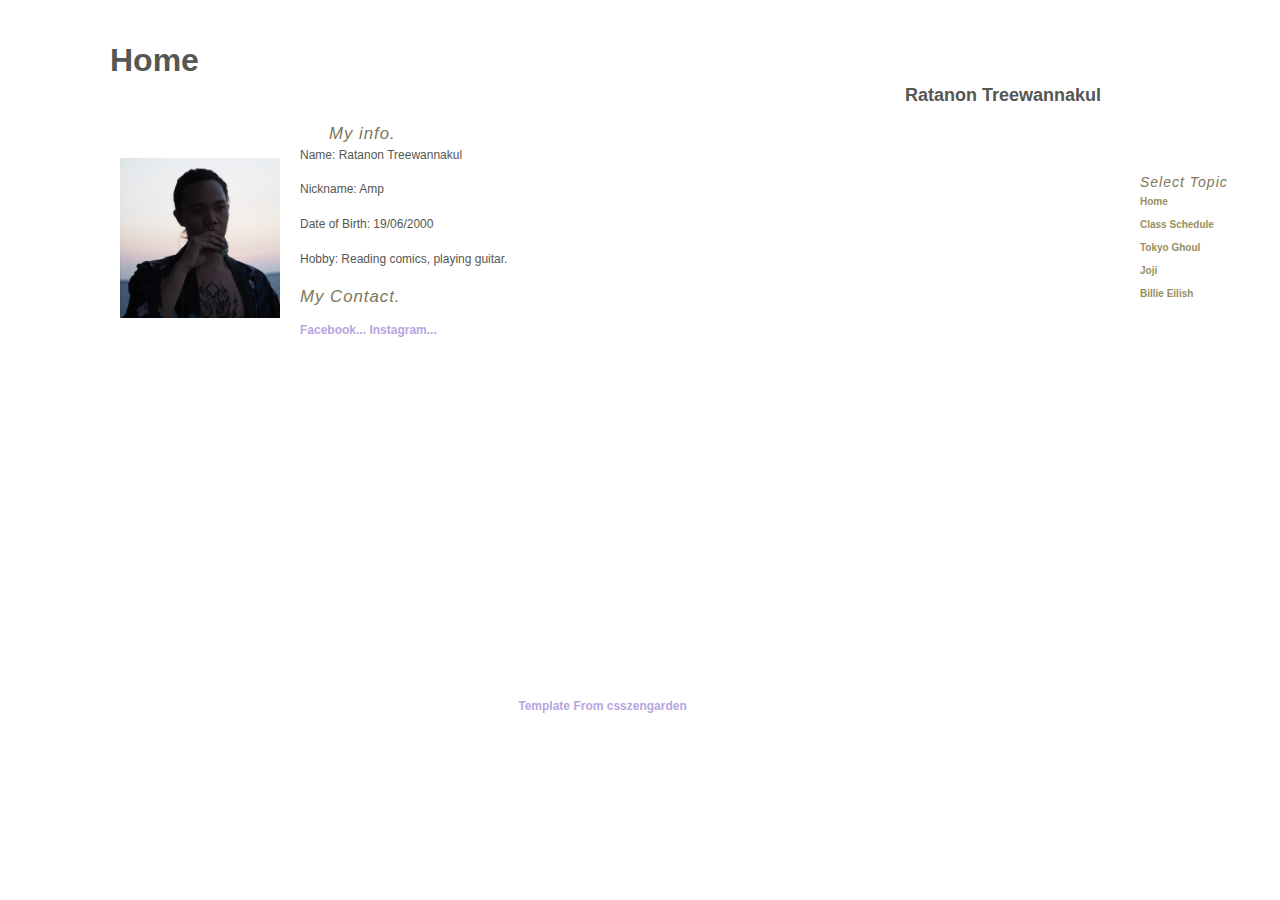
<file: index.html>
<!DOCTYPE html>
<html lang="en">
<head>
	<meta charset="utf-8">
	<title>Home Ratanon Treewannakul Web Tech work 3</title>

	<link rel="stylesheet" media="screen" href="style.css">

	<meta name="viewport" content="width=device-width, initial-scale=1.0">
	<meta name="description" content="This is Ratanon Treewannakul web technology work 3.">
	<meta name="robots" content="all">


</head>



<body>
<div class="page-wrapper">

	<section class="intro" id="zen-intro">
		<header role="banner">
			<h1>Home</h1>
			<h2>Ratanon Treewannakul</h2>
		</header>
		
		<div class="summary">
			<img src="profile.jpg" alt="Poster" style="width:160px;">

			</div>

			

	</section>

	<div class="main supporting" id="zen-supporting" role="main">
		<div class="explanation" id="zen-explanation" role="article" ">
			<h3>My info.</h3>
			<p>Name: Ratanon Treewannakul</p>
			<p>Nickname: Amp</p>
			<p>Date of Birth: 19/06/2000</p>
			<p>Hobby: Reading comics, playing guitar.</p>
			<h3>My Contact.</h3>
			<p></p>
			<a href="https://www.facebook.com/267Dest/">Facebook...</a>	
			<a href="https://www.instagram.com/267amp/">Instagram...</a>			
			</div>

			
			<div style="height: 353px;"></div>

		<footer>
			
			<a href="http://www.csszengarden.com/" title="Reference from csszengarden">Template From csszengarden</a>
		</footer>

	</div>

	

	<aside class="sidebar" role="complementary">
		<div class="wrapper">

			<div class="design-selection" id="design-selection">
				<h3>Select Topic</h3>
				<nav role="navigation">
					<ul>
					<li>
						<a href="/webtech3/">Home</a></li>
					<li>
						<a href="/webtech3/ClassSchedule/">Class Schedule</a></li>					<li>
						<a href="/webtech3/Favorite1/">Tokyo Ghoul</a></li>					<li>
						<a href="/webtech3/Favorite2/">Joji</a></li>					<li>
						<a href="/webtech3/Favorite3/">Billie Eilish</a></li>	</ul>
				</nav>
			</div>

			
		</div>
	</aside>


</div>


<div class="extra1" role="presentation"></div><div class="extra2" role="presentation"></div><div class="extra3" role="presentation"></div>
<div class="extra4" role="presentation"></div><div class="extra5" role="presentation"></div><div class="extra6" role="presentation"></div>

</body>


</html>
</file>
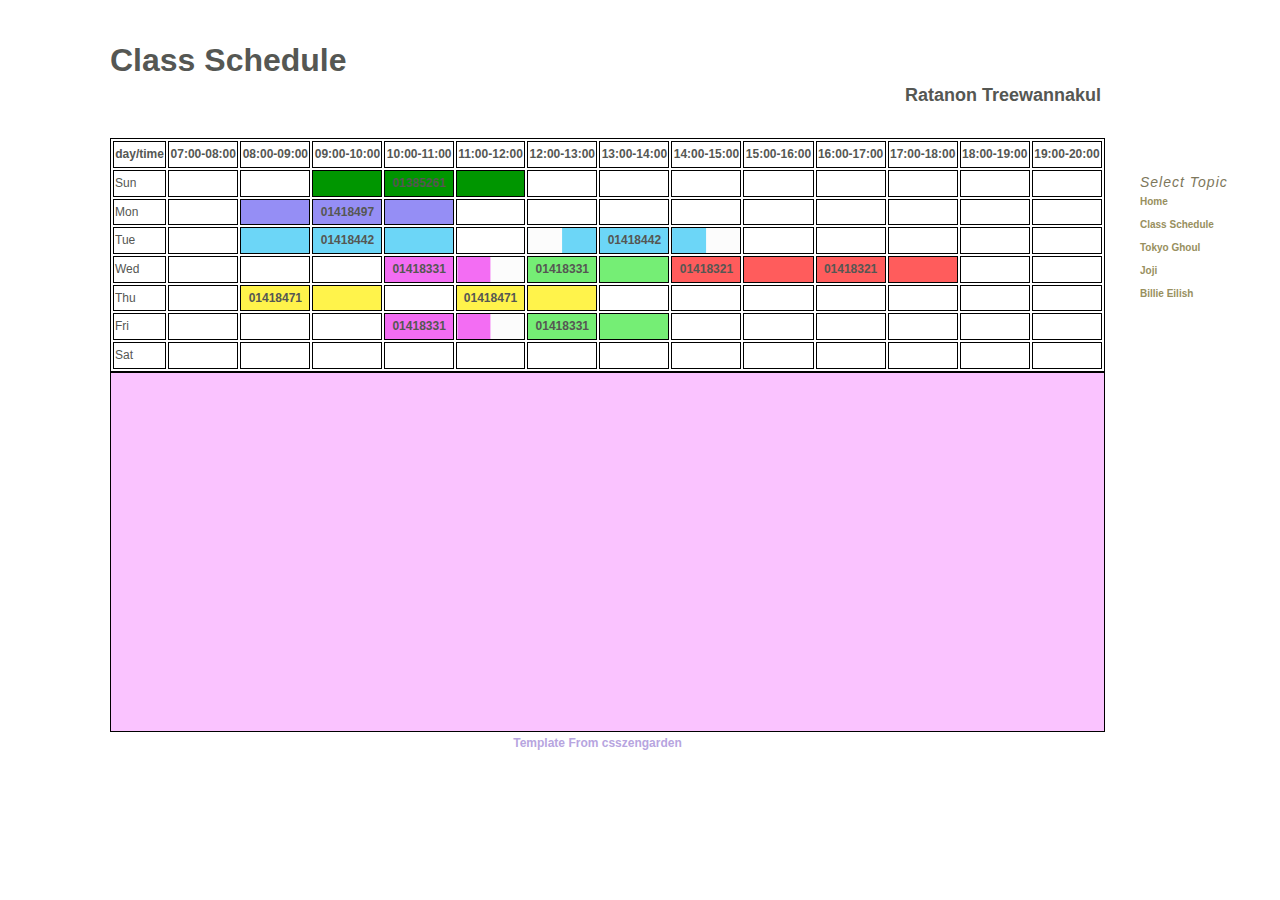
<file: ClassSchedule/index.html>
<!DOCTYPE html>
<html lang="en">
<head>
	<meta charset="utf-8">
	<title>Class Schedule</title>

	<link rel="stylesheet" media="screen" href="../style.css">

	<meta name="viewport" content="width=device-width, initial-scale=1.0">
	<meta name="author" content="Dave Shea">
	<meta name="description" content="A demonstration of what can be accomplished visually through CSS-based design.">
	<meta name="robots" content="all">


	<!--[if lt IE 9]>
	<script src="script/html5shiv.js"></script>
	<![endif]-->
</head>






<body onclick="Clicked(event)">
<div class="page-wrapper">

	<section class="intro" id="zen-intro">
		<header role="banner">
			<h1>Class Schedule</h1>
			<h2>Ratanon Treewannakul</h2>
		</header>

		<table style="width:100%">
			<tr>
			  <th>day/time</th>
			  <th>07:00-08:00</th>
			  <th>08:00-09:00</th>
			  <th>09:00-10:00</th>
			  <th>10:00-11:00</th>
			  <th>11:00-12:00</th>
			  <th>12:00-13:00</th>
			  <th>13:00-14:00</th>
			  <th>14:00-15:00</th>
			  <th>15:00-16:00</th>
			  <th>16:00-17:00</th>
			  <th>17:00-18:00</th>
			  <th>18:00-19:00</th>
			  <th>19:00-20:00</th>
			</tr>
			<tr>
			  <td id="sun">Sun</td>
			  <th></th>
			  <th></th>
			  <th id="NTM" style='background-color: rgba(0, 150, 0, 1);'></th>
			  <th id="NTM" style='background-color: rgba(0, 150, 0, 1);'>01385261</th>
			  <th id="NTM" style='background-color: rgba(0, 150, 0, 1);'></th>
			  <th></th>
			  <th></th>
			  <th></th>
			  <th></th>
			  <th></th>
			  <th></th>
			  <th></th>
			  <th></th>
			</tr>
			<tr>
			  <td id="mon">Mon</td>
			  <th></th>
			  <th id="SEM" style='background-color: rgb(149, 142, 245)';></th>
			  <th id="SEM" style='background-color: rgb(149, 142, 245)';>01418497</th>
			  <th id="SEM" style='background-color: rgb(149, 142, 245)';></th>
			  <th></th>
			  <th></th>
			  <th></th>
			  <th></th>
			  <th></th>
			  <th></th>
			  <th></th>
			  <th></th>
			  <th></th>
			</tr>
			<tr>
				<td id="tue">Tue</td>
				<th></th>
			  <th id="WT" style='background-color:rgb(108, 214, 247)'></th>
			  <th id="WT" style='background-color:rgb(108, 214, 247)'>01418442</th>
			  <th id="WT" style='background-color:rgb(108, 214, 247)'></th>
			  <th></th>
			  <th id="WT" class="WTback"></th>
			  <th id="WT" style='background-color:rgb(108, 214, 247)'>01418442</th>
			  <th id="WT" class="WTfront"></th>
			  <th></th>
			  <th></th>
			  <th></th>
			  <th></th>
			  <th></th>
			  </tr>
			  <tr>
				<td id="wed">Wed</td>
				<th></th>
			  <th></th>
			  <th></th>
			  <th id="IP" style='background-color:rgb(243, 109, 243)'>01418331</th>
			  <th id="IP" class="IPback"></th>
			  <th id="OS" style='background-color:rgb(117, 238, 117)'>01418331</th>
			  <th id="OS" style='background-color:rgb(117, 238, 117)'></th>
			  <th id="SA" style='background-color:rgb(255, 92, 92)'>01418321</th>
			  <th id="SA" style='background-color:rgb(255, 92, 92)'></th>
			  <th id="SA" style='background-color:rgb(255, 92, 92)'>01418321</th>
			  <th id="SA" style='background-color:rgb(255, 92, 92)'></th>
			  <th></th>
			  <th></th>
			  </tr>
			  <tr>
				<td id="thu">Thu</td>
				<th></th>
			  <th id="SE" style="background-color: rgb(255, 243, 75);">01418471</th>
			  <th id="SE" style="background-color: rgb(255, 243, 75);"></th>
			  <th></th>
			  <th id="SE" style="background-color: rgb(255, 243, 75);">01418471</th>
			  <th id="SE" style="background-color: rgb(255, 243, 75);"></th>
			  <th ></th>
			  <th></th>
			  <th></th>
			  <th></th>
			  <th></th>
			  <th></th>
			  <th></th>
			  </tr>
			  <tr>
				<td id="fri">Fri</td>
				<th></th>
			  <th></th>
			  <th></th>
			  <th id="IP" style='background-color:rgb(243, 109, 243)'>01418331</th>
			  <th id="IP" class="IPback"></th>
			  <th id="OS" style='background-color:rgb(117, 238, 117)'>01418331</th>
			  <th id="OS" style='background-color:rgb(117, 238, 117)'></th>
			  <th></th>
			  <th></th>
			  <th></th>
			  <th></th>
			  <th></th>
			  <th></th>
			  </tr>
			  <tr>
				<td id="sat">Sat</td>
				<th></th>
			  <th></th>
			  <th></th>
			  <th></th>
			  <th></th>
			  <th></th>
			  <th></th>
			  <th></th>
			  <th></th>
			  <th></th>
			  <th></th>
			  <th></th>
			  <th></th>
			  </tr>
		  </table>

		  <div style="border: 1px solid black;background-color: rgb(250, 195, 255);">
		  <p  id="info" style="font-size: large;height: 340px;"></p>
		</div>

		  <script>
			function Clicked(event) { 
			  var x = event.target.id;
				if (x=="sun"){ document.getElementById("info").innerHTML =  "Sunday<br>-Northern Thai Folk Music [01385261] Lecture: 09:00-12:00";}
				else if (x=="mon"){ document.getElementById("info").innerHTML =  "Monday<br>-Seminar [01418497] Lecture: 8:00-11:00";}
				else if (x=="tue"){ document.getElementById("info").innerHTML =  "Tuesday<br>-Web Technology and Web Services [01418442] Lecture: 09:00-12:00  Lab: 12:30-14:30";}
				else if (x=="wed"){ document.getElementById("info").innerHTML =  "Wednesday<br>-Intellectual Properties and Professional Ethics [01418341]  Lecture: 10:00-11:30<br>-Operating Systems [01418331] Lecture: 12:00-14:00<br>-System Analysis and Design [01418321] Lecture: 14:00-16:00  Lab: 16:00-18:00";}
				else if (x=="thu"){ document.getElementById("info").innerHTML =  "Thursday<br>-Introduction to Software Engineering [01418471]  Lecture: 08:00-10:00  Lab: 11:00-13:00";}
				else if (x=="fri"){ document.getElementById("info").innerHTML =  "Friday<br>-Intellectual Properties and Professional Ethics [01418341]  Lecture: 10:00-11:30<br>-Operating Systems [01418331] Lecture: 12:00-14:00";}
				else if(x=="NTM"){ document.getElementById("info").innerHTML =  "Northern Thai Folk Music<br>Course ID: 01385261-60<br>Lecture: Sunday 9:00-12:00<br>Lab: -<br>Room: Online<br>Teacher: พจี บำรุงสุข";}
				else if(x=="SEM"){ document.getElementById("info").innerHTML =  "Seminar<br>Course ID: 01418497-60<br>Lecture: Monday 08:00-11:00<br>Lab: -<br>Room: Online<br>Teacher: ชาคริต วัชโรภาส, ศิริกร จันทร์นวล";}
				else if(x=="WT"){ document.getElementById("info").innerHTML =  "Web Technology and Web Services<br>Course ID: -60<br>Lecture: Tuesday 08:00-10:00 <br>Lab: Tuesday 12:30-14:30<br>Room: Online<br>Teacher: สุขุมาล กิติสิน";}
				else if(x=="IP"){ document.getElementById("info").innerHTML =  "Intellectual Properties and Professional Ethics<br>Course ID: 01418341-60<br>Lecture: Wednesday,Friday 10:00-11:30<br>Lab: -<br>Room: Online<br>Teacher: นวลวรรณ สุนทรภิษัช";}
				else if(x=="OS"){ document.getElementById("info").innerHTML =  "Operating Systems<br>Course ID: 01418331-60<br>Lecture: Wednesday,Friday 12:00-14:00<br>Lab: -<br>Room: Online<br>Teacher: ศิริกร จันทร์นวล";}
				else if(x=="SA"){ document.getElementById("info").innerHTML =  "System Analysis and Design<br>Course ID: 01418321-60<br>Lecture: Wednesday 14:00-16:00<br>Lab: Wednesday 16:00-18:00<br>Room: Mixed<br>Teacher: สมโชค เรืองอิทธินันท์";}
				else if(x=="SE"){ document.getElementById("info").innerHTML =  "Introduction to Software Engineering<br>Course ID: 01418471-60<br>Lecture: Thursday 08:00-10:00<br>Lab: Thursday 11:00-13:00<br>Room: Online<br>Teacher: อุษา สัมมาพันธ์";}
				else{document.getElementById("info").innerHTML = "";}


			  
			}
			</script>
		  

		<footer>
			<a href="http://www.csszengarden.com/" title="Reference from csszengarden">Template From csszengarden</a>
		</footer>

	</div>


	<aside class="sidebar" role="complementary">
		<div class="wrapper">

			<div class="design-selection" id="design-selection">
				<h3>Select Topic</h3>
				<nav role="navigation">
					<ul>
					<li>
						<a href="/webtech3/">Home</a></li>
					<li>
						<a href="/webtech3/ClassSchedule/">Class Schedule</a></li>					<li>
						<a href="/webtech3/Favorite1/">Tokyo Ghoul</a></li>					<li>
						<a href="/webtech3/Favorite2/">Joji</a></li>					<li>
						<a href="/webtech3/Favorite3/">Billie Eilish</a></li>	</ul>
				</nav>
			</div>

			
		</div>
	</aside>


</div>


<div class="extra1" role="presentation"></div><div class="extra2" role="presentation"></div><div class="extra3" role="presentation"></div>
<div class="extra4" role="presentation"></div><div class="extra5" role="presentation"></div><div class="extra6" role="presentation"></div>




</body>


</html>
</file>
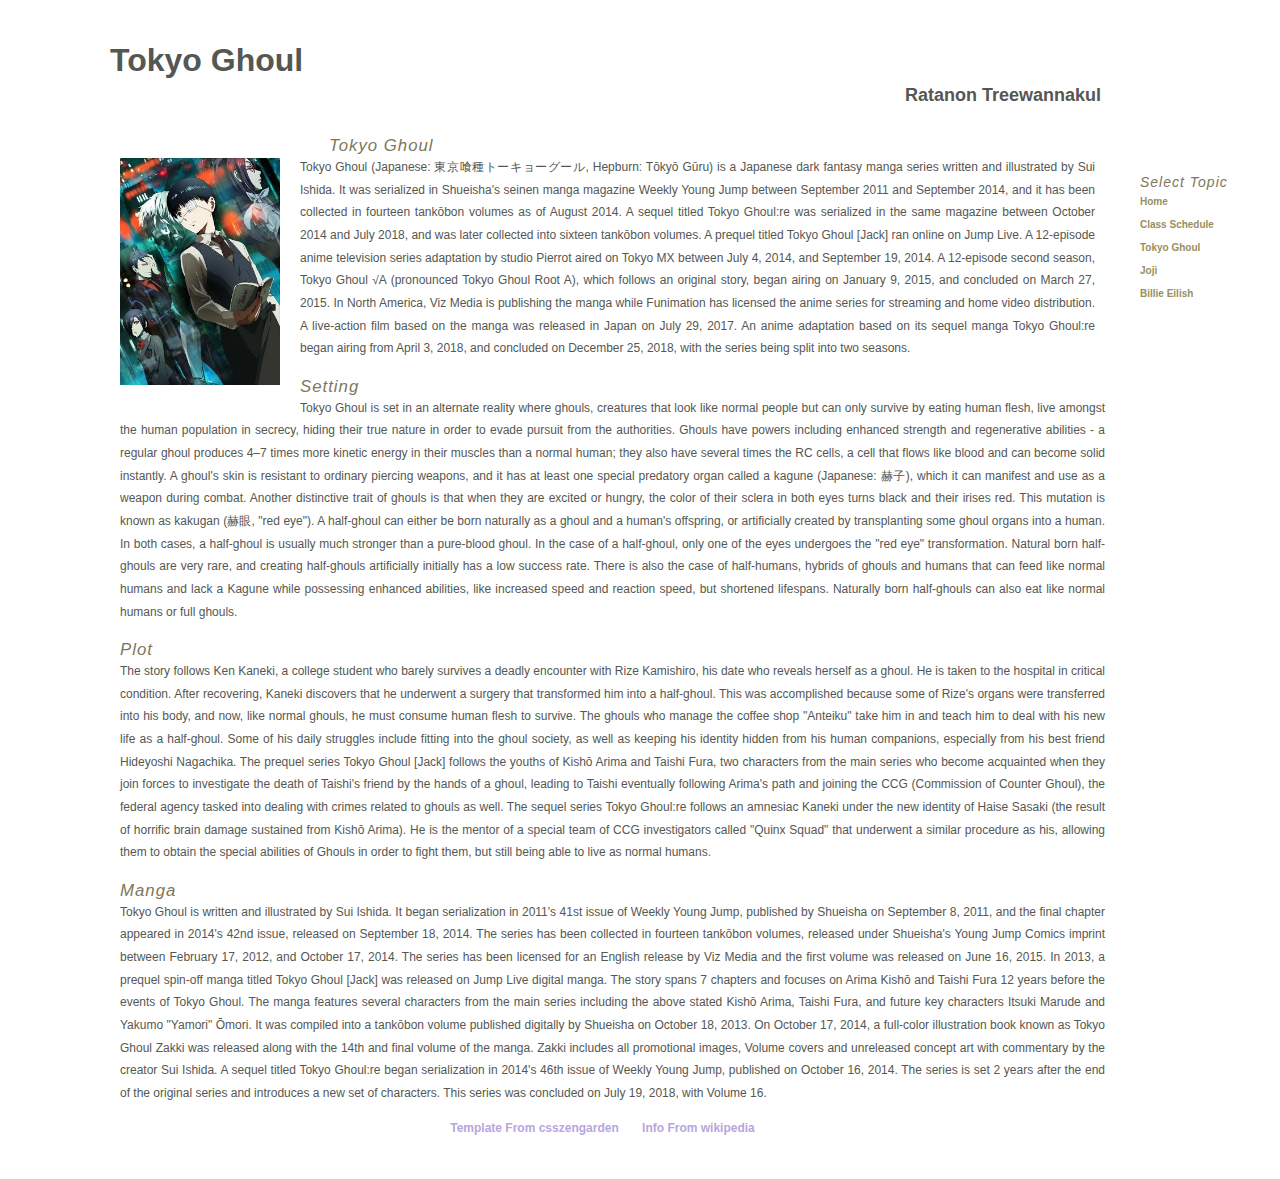
<file: Favorite1/index.html>
<!DOCTYPE html>
<html lang="en">
<head>
	<meta charset="utf-8">
	<title>Tokyo Ghoul</title>

	<link rel="stylesheet" media="screen" href="../style.css">

	<meta name="viewport" content="width=device-width, initial-scale=1.0">
	<meta name="robots" content="all">



</head>


<body>
<div class="page-wrapper">

	<section class="intro" id="zen-intro">
		<header role="banner">
			<h1>Tokyo Ghoul</h1>
			<h2>Ratanon Treewannakul</h2>
		</header>

		<div class="summary">
			<img src="tgf.jpg" alt="Poster" style="width:160px;">

			</div>

		<div class="preamble" id="zen-preamble" role="article">
			<h3>Tokyo Ghoul</h3>
			<p>Tokyo Ghoul (Japanese: 東京喰種トーキョーグール, Hepburn: Tōkyō Gūru) is a Japanese dark fantasy manga series written and illustrated by Sui Ishida. It was serialized in Shueisha's seinen manga magazine Weekly Young Jump between September 2011 and September 2014, and it has been collected in fourteen tankōbon volumes as of August 2014. A sequel titled Tokyo Ghoul:re was serialized in the same magazine between October 2014 and July 2018, and was later collected into sixteen tankōbon volumes. A prequel titled Tokyo Ghoul [Jack] ran online on Jump Live.

				A 12-episode anime television series adaptation by studio Pierrot aired on Tokyo MX between July 4, 2014, and September 19, 2014. A 12-episode second season, Tokyo Ghoul √A (pronounced Tokyo Ghoul Root A), which follows an original story, began airing on January 9, 2015, and concluded on March 27, 2015. In North America, Viz Media is publishing the manga while Funimation has licensed the anime series for streaming and home video distribution.
				
				A live-action film based on the manga was released in Japan on July 29, 2017. An anime adaptation based on its sequel manga Tokyo Ghoul:re began airing from April 3, 2018, and concluded on December 25, 2018, with the series being split into two seasons.</p>
			</div>
	</section>

	<div class="main supporting" id="zen-supporting" role="main">
		<div class="explanation" id="zen-explanation" role="article">
			<h3>Setting</h3>
			<p>Tokyo Ghoul is set in an alternate reality where ghouls, creatures that look like normal people but can only survive by eating human flesh, live amongst the human population in secrecy, hiding their true nature in order to evade pursuit from the authorities. Ghouls have powers including enhanced strength and regenerative abilities - a regular ghoul produces 4–7 times more kinetic energy in their muscles than a normal human; they also have several times the RC cells, a cell that flows like blood and can become solid instantly. A ghoul's skin is resistant to ordinary piercing weapons, and it has at least one special predatory organ called a kagune (Japanese: 赫子), which it can manifest and use as a weapon during combat. Another distinctive trait of ghouls is that when they are excited or hungry, the color of their sclera in both eyes turns black and their irises red. This mutation is known as kakugan (赫眼, "red eye").

				A half-ghoul can either be born naturally as a ghoul and a human's offspring, or artificially created by transplanting some ghoul organs into a human. In both cases, a half-ghoul is usually much stronger than a pure-blood ghoul. In the case of a half-ghoul, only one of the eyes undergoes the "red eye" transformation. Natural born half-ghouls are very rare, and creating half-ghouls artificially initially has a low success rate.
				
				There is also the case of half-humans, hybrids of ghouls and humans that can feed like normal humans and lack a Kagune while possessing enhanced abilities, like increased speed and reaction speed, but shortened lifespans. Naturally born half-ghouls can also eat like normal humans or full ghouls.</p>

			</div>

		<div class="participation" id="zen-participation" role="article">
			<h3>Plot</h3>
			<p>The story follows Ken Kaneki, a college student who barely survives a deadly encounter with Rize Kamishiro, his date who reveals herself as a ghoul. He is taken to the hospital in critical condition. After recovering, Kaneki discovers that he underwent a surgery that transformed him into a half-ghoul. This was accomplished because some of Rize's organs were transferred into his body, and now, like normal ghouls, he must consume human flesh to survive. The ghouls who manage the coffee shop "Anteiku" take him in and teach him to deal with his new life as a half-ghoul. Some of his daily struggles include fitting into the ghoul society, as well as keeping his identity hidden from his human companions, especially from his best friend Hideyoshi Nagachika.

				The prequel series Tokyo Ghoul [Jack] follows the youths of Kishō Arima and Taishi Fura, two characters from the main series who become acquainted when they join forces to investigate the death of Taishi's friend by the hands of a ghoul, leading to Taishi eventually following Arima's path and joining the CCG (Commission of Counter Ghoul), the federal agency tasked into dealing with crimes related to ghouls as well.
				
				The sequel series Tokyo Ghoul:re follows an amnesiac Kaneki under the new identity of Haise Sasaki (the result of horrific brain damage sustained from Kishō Arima). He is the mentor of a special team of CCG investigators called "Quinx Squad" that underwent a similar procedure as his, allowing them to obtain the special abilities of Ghouls in order to fight them, but still being able to live as normal humans.
			</p>
			</div>

		<div class="benefits" id="zen-benefits" role="article">
			<h3>Manga</h3>
			<p>Tokyo Ghoul is written and illustrated by Sui Ishida. It began serialization in 2011's 41st issue of Weekly Young Jump, published by Shueisha on September 8, 2011, and the final chapter appeared in 2014's 42nd issue, released on September 18, 2014. The series has been collected in fourteen tankōbon volumes, released under Shueisha's Young Jump Comics imprint between February 17, 2012, and October 17, 2014. The series has been licensed for an English release by Viz Media and the first volume was released on June 16, 2015.

				In 2013, a prequel spin-off manga titled Tokyo Ghoul [Jack] was released on Jump Live digital manga. The story spans 7 chapters and focuses on Arima Kishō and Taishi Fura 12 years before the events of Tokyo Ghoul. The manga features several characters from the main series including the above stated Kishō Arima, Taishi Fura, and future key characters Itsuki Marude and Yakumo "Yamori" Ōmori. It was compiled into a tankōbon volume published digitally by Shueisha on October 18, 2013.
				
				On October 17, 2014, a full-color illustration book known as Tokyo Ghoul Zakki was released along with the 14th and final volume of the manga. Zakki includes all promotional images, Volume covers and unreleased concept art with commentary by the creator Sui Ishida.
				
				A sequel titled Tokyo Ghoul:re began serialization in 2014's 46th issue of Weekly Young Jump, published on October 16, 2014. The series is set 2 years after the end of the original series and introduces a new set of characters. This series was concluded on July 19, 2018, with Volume 16.
			</p>
			</div>


		<footer>
			<a href="http://www.csszengarden.com/" title="Reference from csszengarden">Template From csszengarden</a>
			<a href="https://en.wikipedia.org/wiki/Tokyo_Ghoul" title="Reference from wikipedia">Info From wikipedia</a>
		</footer>

	</div>


	<aside class="sidebar" role="complementary">
		<div class="wrapper">

			<div class="design-selection" id="design-selection">
				<h3>Select Topic</h3>
				<nav role="navigation">
					<ul>
					<li>
						<a href="/webtech3/">Home</a></li>
					<li>
						<a href="/webtech3/ClassSchedule/">Class Schedule</a></li>					<li>
						<a href="/webtech3/Favorite1/">Tokyo Ghoul</a></li>					<li>
						<a href="/webtech3/Favorite2/">Joji</a></li>					<li>
						<a href="/webtech3/Favorite3/">Billie Eilish</a></li>	</ul>
				</nav>
			</div>

			
		</div>
	</aside>


</div>


<div class="extra1" role="presentation"></div><div class="extra2" role="presentation"></div><div class="extra3" role="presentation"></div>
<div class="extra4" role="presentation"></div><div class="extra5" role="presentation"></div><div class="extra6" role="presentation"></div>

</body>


</html>
</file>
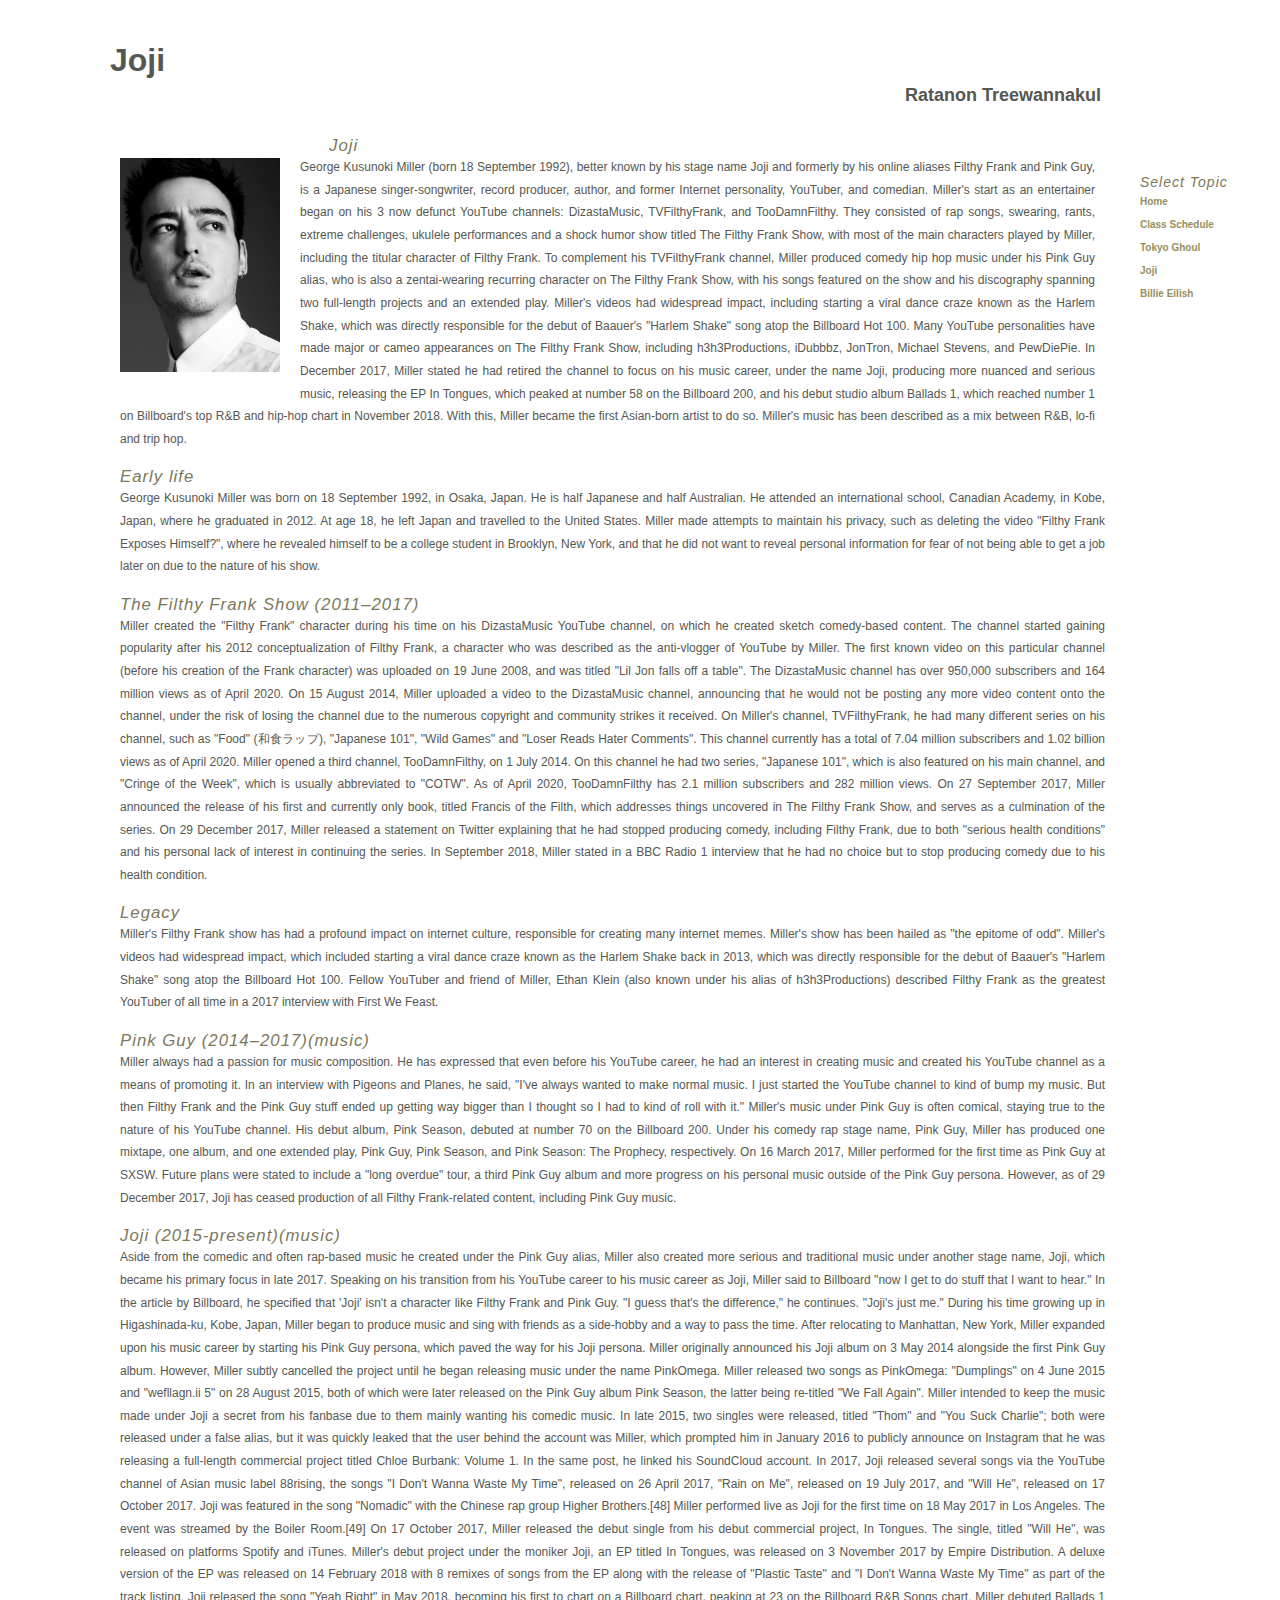
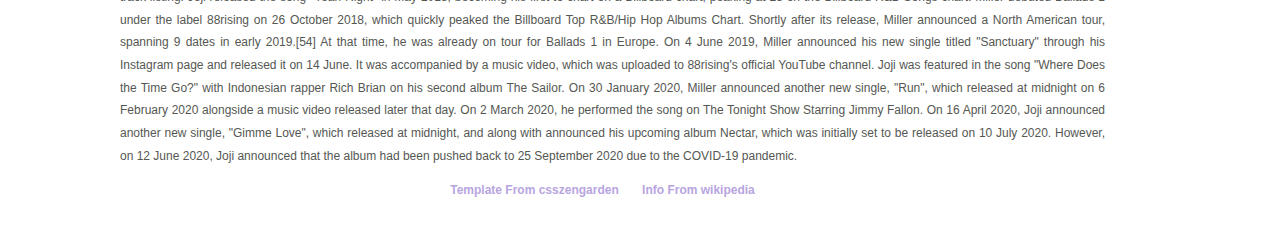
<file: Favorite2/index.html>
<!DOCTYPE html>
<html lang="en">
<head>
	<meta charset="utf-8">
	<title>Joji</title>

	<link rel="stylesheet" media="screen" href="../style.css">

	<meta name="viewport" content="width=device-width, initial-scale=1.0">
	<meta name="robots" content="all">



</head>


<body>
<div class="page-wrapper">

	<section class="intro" id="zen-intro">
		<header role="banner">
			<h1>Joji</h1>
			<h2>Ratanon Treewannakul</h2>
		</header>

		<div class="summary" >
			<img src="jojipic.jpg" alt="Poster" style="width:160px;">
			</div>

		<div class="preamble" id="zen-preamble" role="article">
			<h3>Joji</h3>
			<p>George Kusunoki Miller (born 18 September 1992), better known by his stage name Joji and formerly by his online aliases Filthy Frank and Pink Guy, is a Japanese singer-songwriter, record producer, author, and former Internet personality, YouTuber, and comedian.

				Miller's start as an entertainer began on his 3 now defunct YouTube channels: DizastaMusic, TVFilthyFrank, and TooDamnFilthy. They consisted of rap songs, swearing, rants, extreme challenges, ukulele performances and a shock humor show titled The Filthy Frank Show, with most of the main characters played by Miller, including the titular character of Filthy Frank. To complement his TVFilthyFrank channel, Miller produced comedy hip hop music under his Pink Guy alias, who is also a zentai-wearing recurring character on The Filthy Frank Show, with his songs featured on the show and his discography spanning two full-length projects and an extended play. Miller's videos had widespread impact, including starting a viral dance craze known as the Harlem Shake, which was directly responsible for the debut of Baauer's "Harlem Shake" song atop the Billboard Hot 100. Many YouTube personalities have made major or cameo appearances on The Filthy Frank Show, including h3h3Productions, iDubbbz, JonTron, Michael Stevens, and PewDiePie.
				
				In December 2017, Miller stated he had retired the channel to focus on his music career, under the name Joji, producing more nuanced and serious music, releasing the EP In Tongues, which peaked at number 58 on the Billboard 200, and his debut studio album Ballads 1, which reached number 1 on Billboard's top R&B and hip-hop chart in November 2018. With this, Miller became the first Asian-born artist to do so. Miller's music has been described as a mix between R&B, lo-fi and trip hop.

			</p></div>
	</section>

	<div class="main supporting" id="zen-supporting" role="main">
		<div class="explanation" id="zen-explanation" role="article">
			<h3>Early life</h3>
			<p>
				George Kusunoki Miller was born on 18 September 1992, in Osaka, Japan. He is half Japanese and half Australian. He attended an international school, Canadian Academy, in Kobe, Japan, where he graduated in 2012. At age 18, he left Japan and travelled to the United States.

Miller made attempts to maintain his privacy, such as deleting the video "Filthy Frank Exposes Himself?", where he revealed himself to be a college student in Brooklyn, New York, and that he did not want to reveal personal information for fear of not being able to get a job later on due to the nature of his show.
			</p></div>

		<div class="participation" id="zen-participation" role="article">
			<h3>The Filthy Frank Show (2011–2017)</h3>
			<p>
				Miller created the "Filthy Frank" character during his time on his DizastaMusic YouTube channel, on which he created sketch comedy-based content. The channel started gaining popularity after his 2012 conceptualization of Filthy Frank, a character who was described as the anti-vlogger of YouTube by Miller. The first known video on this particular channel (before his creation of the Frank character) was uploaded on 19 June 2008, and was titled "Lil Jon falls off a table". The DizastaMusic channel has over 950,000 subscribers and 164 million views as of April 2020. On 15 August 2014, Miller uploaded a video to the DizastaMusic channel, announcing that he would not be posting any more video content onto the channel, under the risk of losing the channel due to the numerous copyright and community strikes it received.

				On Miller's channel, TVFilthyFrank, he had many different series on his channel, such as "Food" (和食ラップ), "Japanese 101", "Wild Games" and "Loser Reads Hater Comments". This channel currently has a total of 7.04 million subscribers and 1.02 billion views as of April 2020. Miller opened a third channel, TooDamnFilthy, on 1 July 2014. On this channel he had two series, "Japanese 101", which is also featured on his main channel, and "Cringe of the Week", which is usually abbreviated to "COTW". As of April 2020, TooDamnFilthy has 2.1 million subscribers and 282 million views.
				
				On 27 September 2017, Miller announced the release of his first and currently only book, titled Francis of the Filth, which addresses things uncovered in The Filthy Frank Show, and serves as a culmination of the series.
				
				On 29 December 2017, Miller released a statement on Twitter explaining that he had stopped producing comedy, including Filthy Frank, due to both "serious health conditions" and his personal lack of interest in continuing the series. In September 2018, Miller stated in a BBC Radio 1 interview that he had no choice but to stop producing comedy due to his health condition.
			</p></div>

		<div class="benefits" id="zen-benefits" role="article">
			<h3>Legacy</h3>
			<p>
				Miller's Filthy Frank show has had a profound impact on internet culture, responsible for creating many internet memes. Miller's show has been hailed as "the epitome of odd".

Miller's videos had widespread impact, which included starting a viral dance craze known as the Harlem Shake back in 2013, which was directly responsible for the debut of Baauer's "Harlem Shake" song atop the Billboard Hot 100. Fellow YouTuber and friend of Miller, Ethan Klein (also known under his alias of h3h3Productions) described Filthy Frank as the greatest YouTuber of all time in a 2017 interview with First We Feast.
			</p></div>

		<div class="requirements" id="zen-requirements" role="article">
			<h3>Pink Guy (2014–2017)(music)</h3>
			<p>
				Miller always had a passion for music composition. He has expressed that even before his YouTube career, he had an interest in creating music and created his YouTube channel as a means of promoting it. In an interview with Pigeons and Planes, he said, "I've always wanted to make normal music. I just started the YouTube channel to kind of bump my music. But then Filthy Frank and the Pink Guy stuff ended up getting way bigger than I thought so I had to kind of roll with it."

Miller's music under Pink Guy is often comical, staying true to the nature of his YouTube channel. His debut album, Pink Season, debuted at number 70 on the Billboard 200. Under his comedy rap stage name, Pink Guy, Miller has produced one mixtape, one album, and one extended play, Pink Guy, Pink Season, and Pink Season: The Prophecy, respectively. On 16 March 2017, Miller performed for the first time as Pink Guy at SXSW. Future plans were stated to include a "long overdue" tour, a third Pink Guy album and more progress on his personal music outside of the Pink Guy persona.

However, as of 29 December 2017, Joji has ceased production of all Filthy Frank-related content, including Pink Guy music.
			</p></div>


			<div class="requirements" id="zen-requirements" role="article">
				<h3>Joji (2015-present)(music)</h3>
				<p>
					Aside from the comedic and often rap-based music he created under the Pink Guy alias, Miller also created more serious and traditional music under another stage name, Joji, which became his primary focus in late 2017. Speaking on his transition from his YouTube career to his music career as Joji, Miller said to Billboard "now I get to do stuff that I want to hear." In the article by Billboard, he specified that 'Joji' isn't a character like Filthy Frank and Pink Guy. "I guess that's the difference," he continues. "Joji's just me."

During his time growing up in Higashinada-ku, Kobe, Japan, Miller began to produce music and sing with friends as a side-hobby and a way to pass the time. After relocating to Manhattan, New York, Miller expanded upon his music career by starting his Pink Guy persona, which paved the way for his Joji persona. Miller originally announced his Joji album on 3 May 2014 alongside the first Pink Guy album. However, Miller subtly cancelled the project until he began releasing music under the name PinkOmega. Miller released two songs as PinkOmega: "Dumplings" on 4 June 2015 and "wefllagn.ii 5" on 28 August 2015, both of which were later released on the Pink Guy album Pink Season, the latter being re-titled "We Fall Again".

Miller intended to keep the music made under Joji a secret from his fanbase due to them mainly wanting his comedic music. In late 2015, two singles were released, titled "Thom" and "You Suck Charlie"; both were released under a false alias, but it was quickly leaked that the user behind the account was Miller, which prompted him in January 2016 to publicly announce on Instagram that he was releasing a full-length commercial project titled Chloe Burbank: Volume 1. In the same post, he linked his SoundCloud account.

In 2017, Joji released several songs via the YouTube channel of Asian music label 88rising, the songs "I Don't Wanna Waste My Time", released on 26 April 2017, "Rain on Me", released on 19 July 2017, and "Will He", released on 17 October 2017. Joji was featured in the song "Nomadic" with the Chinese rap group Higher Brothers.[48] Miller performed live as Joji for the first time on 18 May 2017 in Los Angeles. The event was streamed by the Boiler Room.[49] On 17 October 2017, Miller released the debut single from his debut commercial project, In Tongues. The single, titled "Will He", was released on platforms Spotify and iTunes.

Miller's debut project under the moniker Joji, an EP titled In Tongues, was released on 3 November 2017 by Empire Distribution. A deluxe version of the EP was released on 14 February 2018 with 8 remixes of songs from the EP along with the release of "Plastic Taste" and "I Don't Wanna Waste My Time" as part of the track listing. Joji released the song "Yeah Right" in May 2018, becoming his first to chart on a Billboard chart, peaking at 23 on the Billboard R&B Songs chart.

Miller debuted Ballads 1 under the label 88rising on 26 October 2018, which quickly peaked the Billboard Top R&B/Hip Hop Albums Chart. Shortly after its release, Miller announced a North American tour, spanning 9 dates in early 2019.[54] At that time, he was already on tour for Ballads 1 in Europe.

On 4 June 2019, Miller announced his new single titled "Sanctuary" through his Instagram page and released it on 14 June. It was accompanied by a music video, which was uploaded to 88rising's official YouTube channel.

Joji was featured in the song "Where Does the Time Go?" with Indonesian rapper Rich Brian on his second album The Sailor.

On 30 January 2020, Miller announced another new single, "Run", which released at midnight on 6 February 2020 alongside a music video released later that day. On 2 March 2020, he performed the song on The Tonight Show Starring Jimmy Fallon.

On 16 April 2020, Joji announced another new single, "Gimme Love", which released at midnight, and along with announced his upcoming album Nectar, which was initially set to be released on 10 July 2020. However, on 12 June 2020, Joji announced that the album had been pushed back to 25 September 2020 due to the COVID-19 pandemic.
				</p></div>

				<footer>
					<a href="http://www.csszengarden.com/" title="Reference from csszengarden">Template From csszengarden</a>
					<a href="https://en.wikipedia.org/wiki/Tokyo_Ghoul" title="Reference from wikipedia">Info From wikipedia</a>
				</footer>
	</div>


	<aside class="sidebar" role="complementary">
		<div class="wrapper">

			<div class="design-selection" id="design-selection">
				<h3>Select Topic</h3>
				<nav role="navigation">
					<ul>
					<li>
						<a href="/webtech3/">Home</a></li>
					<li>
						<a href="/webtech3/ClassSchedule/">Class Schedule</a></li>					<li>
						<a href="/webtech3/Favorite1/">Tokyo Ghoul</a></li>					<li>
						<a href="/webtech3/Favorite2/">Joji</a></li>					<li>
						<a href="/webtech3/Favorite3/">Billie Eilish</a></li>	</ul>
				</nav>
			</div>

			
		</div>
	</aside>


</div>


		

<div class="extra1" role="presentation"></div><div class="extra2" role="presentation"></div><div class="extra3" role="presentation"></div>
<div class="extra4" role="presentation"></div><div class="extra5" role="presentation"></div><div class="extra6" role="presentation"></div>

</body>


</html>
</file>
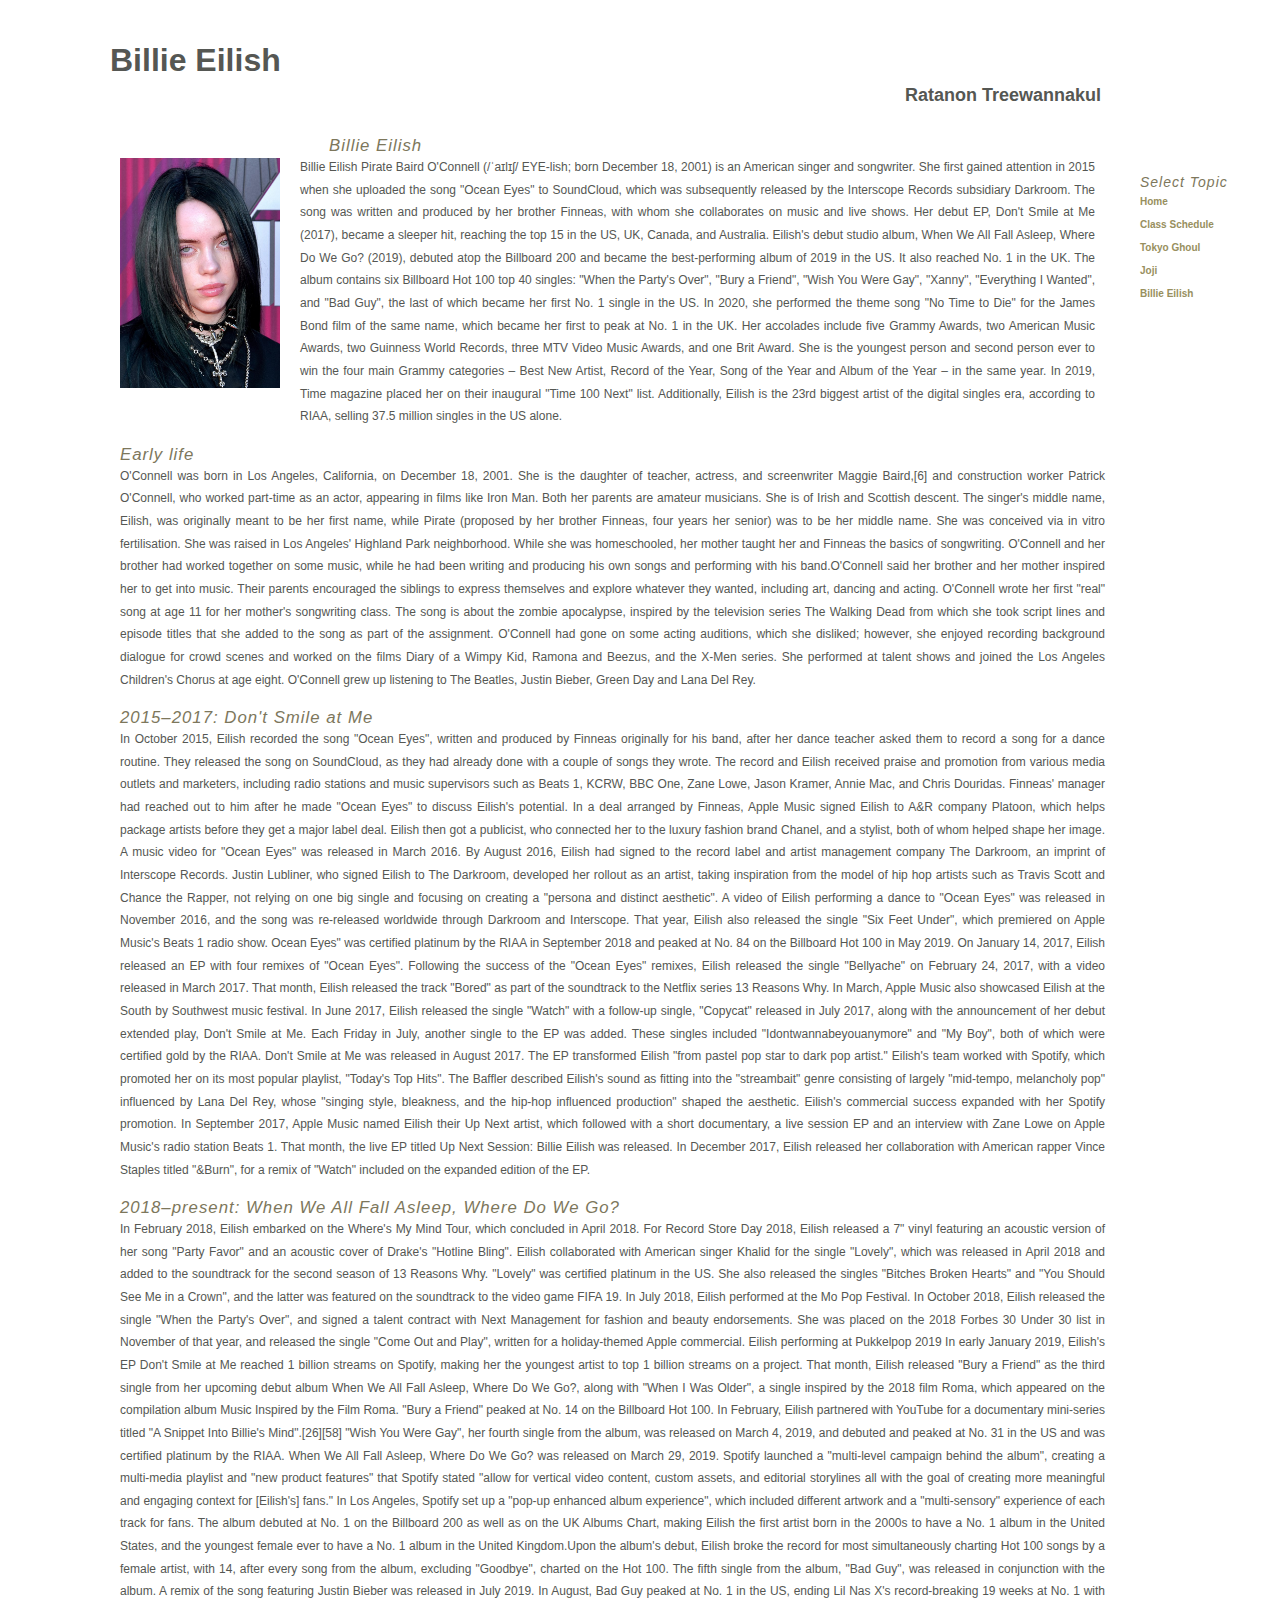
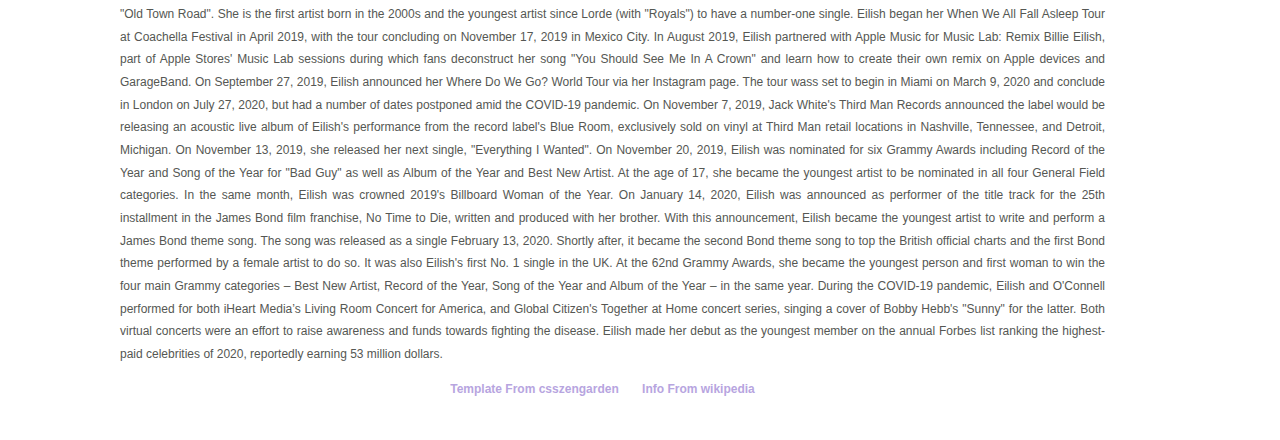
<file: Favorite3/index.html>
<!DOCTYPE html>
<html lang="en">
<head>
	<meta charset="utf-8">
	<title>Billie Eilish</title>

	<link rel="stylesheet" media="screen" href="../style.css">

	<meta name="viewport" content="width=device-width, initial-scale=1.0">
	<meta name="robots" content="all">



</head>



<body>
<div class="page-wrapper">

	<section class="intro" id="zen-intro">
		<header role="banner">
			<h1>Billie Eilish</h1>
			<h2>Ratanon Treewannakul</h2>
		</header>

		<div class="summary">
			<img src="Billie.jpg" alt="Poster" style="width:160px;">

			</div>

		<div class="preamble" id="zen-preamble" role="article">
			<h3>Billie Eilish</h3>
			<p>Billie Eilish Pirate Baird O'Connell (/ˈaɪlɪʃ/ EYE-lish; born December 18, 2001) is an American singer and songwriter. She first gained attention in 2015 when she uploaded the song "Ocean Eyes" to SoundCloud, which was subsequently released by the Interscope Records subsidiary Darkroom. The song was written and produced by her brother Finneas, with whom she collaborates on music and live shows. Her debut EP, Don't Smile at Me (2017), became a sleeper hit, reaching the top 15 in the US, UK, Canada, and Australia.

				Eilish's debut studio album, When We All Fall Asleep, Where Do We Go? (2019), debuted atop the Billboard 200 and became the best-performing album of 2019 in the US. It also reached No. 1 in the UK. The album contains six Billboard Hot 100 top 40 singles: "When the Party's Over", "Bury a Friend", "Wish You Were Gay", "Xanny", "Everything I Wanted", and "Bad Guy", the last of which became her first No. 1 single in the US. In 2020, she performed the theme song "No Time to Die" for the James Bond film of the same name, which became her first to peak at No. 1 in the UK.
				
				Her accolades include five Grammy Awards, two American Music Awards, two Guinness World Records, three MTV Video Music Awards, and one Brit Award. She is the youngest person and second person ever to win the four main Grammy categories – Best New Artist, Record of the Year, Song of the Year and Album of the Year – in the same year. In 2019, Time magazine placed her on their inaugural "Time 100 Next" list. Additionally, Eilish is the 23rd biggest artist of the digital singles era, according to RIAA, selling 37.5 million singles in the US alone.</p></div>
	</section>

	<div class="main supporting" id="zen-supporting" role="main">
		<div class="explanation" id="zen-explanation" role="article">
			<h3>Early life</h3>
			<p>
				O'Connell was born in Los Angeles, California, on December 18, 2001. She is the daughter of teacher, actress, and screenwriter Maggie Baird,[6] and construction worker Patrick O'Connell, who worked part-time as an actor, appearing in films like Iron Man. Both her parents are amateur musicians. She is of Irish and Scottish descent. The singer's middle name, Eilish, was originally meant to be her first name, while Pirate (proposed by her brother Finneas, four years her senior) was to be her middle name. She was conceived via in vitro fertilisation. She was raised in Los Angeles' Highland Park neighborhood.

While she was homeschooled, her mother taught her and Finneas the basics of songwriting. O'Connell and her brother had worked together on some music, while he had been writing and producing his own songs and performing with his band.O'Connell said her brother and her mother inspired her to get into music. Their parents encouraged the siblings to express themselves and explore whatever they wanted, including art, dancing and acting. O'Connell wrote her first "real" song at age 11 for her mother's songwriting class. The song is about the zombie apocalypse, inspired by the television series The Walking Dead from which she took script lines and episode titles that she added to the song as part of the assignment. O'Connell had gone on some acting auditions, which she disliked; however, she enjoyed recording background dialogue for crowd scenes and worked on the films Diary of a Wimpy Kid, Ramona and Beezus, and the X-Men series. She performed at talent shows and joined the Los Angeles Children's Chorus at age eight.

O'Connell grew up listening to The Beatles, Justin Bieber, Green Day and Lana Del Rey.
			</p>

			</div>

		<div class="participation" id="zen-participation" role="article">
			<h3>2015–2017: Don't Smile at Me</h3>
			<p>
				In October 2015, Eilish recorded the song "Ocean Eyes", written and produced by Finneas originally for his band, after her dance teacher asked them to record a song for a dance routine. They released the song on SoundCloud, as they had already done with a couple of songs they wrote. The record and Eilish received praise and promotion from various media outlets and marketers, including radio stations and music supervisors such as Beats 1, KCRW, BBC One, Zane Lowe, Jason Kramer, Annie Mac, and Chris Douridas. Finneas' manager had reached out to him after he made "Ocean Eyes" to discuss Eilish's potential. In a deal arranged by Finneas, Apple Music signed Eilish to A&R company Platoon, which helps package artists before they get a major label deal. Eilish then got a publicist, who connected her to the luxury fashion brand Chanel, and a stylist, both of whom helped shape her image.

A music video for "Ocean Eyes" was released in March 2016. By August 2016, Eilish had signed to the record label and artist management company The Darkroom, an imprint of Interscope Records. Justin Lubliner, who signed Eilish to The Darkroom, developed her rollout as an artist, taking inspiration from the model of hip hop artists such as Travis Scott and Chance the Rapper, not relying on one big single and focusing on creating a "persona and distinct aesthetic". A video of Eilish performing a dance to "Ocean Eyes" was released in November 2016, and the song was re-released worldwide through Darkroom and Interscope. That year, Eilish also released the single "Six Feet Under", which premiered on Apple Music's Beats 1 radio show. Ocean Eyes" was certified platinum by the RIAA in September 2018 and peaked at No. 84 on the Billboard Hot 100 in May 2019.

On January 14, 2017, Eilish released an EP with four remixes of "Ocean Eyes". Following the success of the "Ocean Eyes" remixes, Eilish released the single "Bellyache" on February 24, 2017, with a video released in March 2017. That month, Eilish released the track "Bored" as part of the soundtrack to the Netflix series 13 Reasons Why. In March, Apple Music also showcased Eilish at the South by Southwest music festival. In June 2017, Eilish released the single "Watch" with a follow-up single, "Copycat" released in July 2017, along with the announcement of her debut extended play, Don't Smile at Me. Each Friday in July, another single to the EP was added. These singles included "Idontwannabeyouanymore" and "My Boy", both of which were certified gold by the RIAA. Don't Smile at Me was released in August 2017. The EP transformed Eilish "from pastel pop star to dark pop artist."

Eilish's team worked with Spotify, which promoted her on its most popular playlist, "Today's Top Hits". The Baffler described Eilish's sound as fitting into the "streambait" genre consisting of largely "mid-tempo, melancholy pop" influenced by Lana Del Rey, whose "singing style, bleakness, and the hip-hop influenced production" shaped the aesthetic. Eilish's commercial success expanded with her Spotify promotion. In September 2017, Apple Music named Eilish their Up Next artist, which followed with a short documentary, a live session EP and an interview with Zane Lowe on Apple Music's radio station Beats 1. That month, the live EP titled Up Next Session: Billie Eilish was released. In December 2017, Eilish released her collaboration with American rapper Vince Staples titled "&Burn", for a remix of "Watch" included on the expanded edition of the EP.
			</p>
			</div>

		<div class="benefits" id="zen-benefits" role="article">
			<h3>2018–present: When We All Fall Asleep, Where Do We Go?</h3>
			<p>
				In February 2018, Eilish embarked on the Where's My Mind Tour, which concluded in April 2018. For Record Store Day 2018, Eilish released a 7" vinyl featuring an acoustic version of her song "Party Favor" and an acoustic cover of Drake's "Hotline Bling". Eilish collaborated with American singer Khalid for the single "Lovely", which was released in April 2018 and added to the soundtrack for the second season of 13 Reasons Why. "Lovely" was certified platinum in the US. She also released the singles "Bitches Broken Hearts" and "You Should See Me in a Crown", and the latter was featured on the soundtrack to the video game FIFA 19. In July 2018, Eilish performed at the Mo Pop Festival. In October 2018, Eilish released the single "When the Party's Over", and signed a talent contract with Next Management for fashion and beauty endorsements. She was placed on the 2018 Forbes 30 Under 30 list in November of that year, and released the single "Come Out and Play", written for a holiday-themed Apple commercial.


Eilish performing at Pukkelpop 2019
In early January 2019, Eilish's EP Don't Smile at Me reached 1 billion streams on Spotify, making her the youngest artist to top 1 billion streams on a project. That month, Eilish released "Bury a Friend" as the third single from her upcoming debut album When We All Fall Asleep, Where Do We Go?, along with "When I Was Older", a single inspired by the 2018 film Roma, which appeared on the compilation album Music Inspired by the Film Roma. "Bury a Friend" peaked at No. 14 on the Billboard Hot 100. In February, Eilish partnered with YouTube for a documentary mini-series titled "A Snippet Into Billie's Mind".[26][58] "Wish You Were Gay", her fourth single from the album, was released on March 4, 2019, and debuted and peaked at No. 31 in the US and was certified platinum by the RIAA.

When We All Fall Asleep, Where Do We Go? was released on March 29, 2019. Spotify launched a "multi-level campaign behind the album", creating a multi-media playlist and "new product features" that Spotify stated "allow for vertical video content, custom assets, and editorial storylines all with the goal of creating more meaningful and engaging context for [Eilish's] fans." In Los Angeles, Spotify set up a "pop-up enhanced album experience", which included different artwork and a "multi-sensory" experience of each track for fans. The album debuted at No. 1 on the Billboard 200 as well as on the UK Albums Chart, making Eilish the first artist born in the 2000s to have a No. 1 album in the United States, and the youngest female ever to have a No. 1 album in the United Kingdom.Upon the album's debut, Eilish broke the record for most simultaneously charting Hot 100 songs by a female artist, with 14, after every song from the album, excluding "Goodbye", charted on the Hot 100. The fifth single from the album, "Bad Guy", was released in conjunction with the album. A remix of the song featuring Justin Bieber was released in July 2019. In August, Bad Guy peaked at No. 1 in the US, ending Lil Nas X's record-breaking 19 weeks at No. 1 with "Old Town Road". She is the first artist born in the 2000s and the youngest artist since Lorde (with "Royals") to have a number-one single.

Eilish began her When We All Fall Asleep Tour at Coachella Festival in April 2019, with the tour concluding on November 17, 2019 in Mexico City. In August 2019, Eilish partnered with Apple Music for Music Lab: Remix Billie Eilish, part of Apple Stores' Music Lab sessions during which fans deconstruct her song "You Should See Me In A Crown" and learn how to create their own remix on Apple devices and GarageBand. On September 27, 2019, Eilish announced her Where Do We Go? World Tour via her Instagram page. The tour wass set to begin in Miami on March 9, 2020 and conclude in London on July 27, 2020, but had a number of dates postponed amid the COVID-19 pandemic.

On November 7, 2019, Jack White's Third Man Records announced the label would be releasing an acoustic live album of Eilish's performance from the record label's Blue Room, exclusively sold on vinyl at Third Man retail locations in Nashville, Tennessee, and Detroit, Michigan. On November 13, 2019, she released her next single, "Everything I Wanted". On November 20, 2019, Eilish was nominated for six Grammy Awards including Record of the Year and Song of the Year for "Bad Guy" as well as Album of the Year and Best New Artist. At the age of 17, she became the youngest artist to be nominated in all four General Field categories. In the same month, Eilish was crowned 2019's Billboard Woman of the Year.

On January 14, 2020, Eilish was announced as performer of the title track for the 25th installment in the James Bond film franchise, No Time to Die, written and produced with her brother. With this announcement, Eilish became the youngest artist to write and perform a James Bond theme song. The song was released as a single February 13, 2020. Shortly after, it became the second Bond theme song to top the British official charts and the first Bond theme performed by a female artist to do so. It was also Eilish's first No. 1 single in the UK. At the 62nd Grammy Awards, she became the youngest person and first woman to win the four main Grammy categories – Best New Artist, Record of the Year, Song of the Year and Album of the Year – in the same year. During the COVID-19 pandemic, Eilish and O'Connell performed for both iHeart Media’s Living Room Concert for America, and Global Citizen's Together at Home concert series, singing a cover of Bobby Hebb's "Sunny" for the latter. Both virtual concerts were an effort to raise awareness and funds towards fighting the disease. Eilish made her debut as the youngest member on the annual Forbes list ranking the highest-paid celebrities of 2020, reportedly earning 53 million dollars.
			</p>
			</div>


		<footer>
			<a href="http://www.csszengarden.com/" title="Reference from csszengarden">Template From csszengarden</a>
			<a href="https://en.wikipedia.org/wiki/Tokyo_Ghoul" title="Reference from wikipedia">Info From wikipedia</a>
		</footer>

	</div>


	<aside class="sidebar" role="complementary">
		<div class="wrapper">

			<div class="design-selection" id="design-selection">
				<h3>Select Topic</h3>
				<nav role="navigation">
					<ul>
					<li>
						<a href="/webtech3/">Home</a></li>
					<li>
						<a href="/webtech3/ClassSchedule/">Class Schedule</a></li>					<li>
						<a href="/webtech3/Favorite1/">Tokyo Ghoul</a></li>					<li>
						<a href="/webtech3/Favorite2/">Joji</a></li>					<li>
						<a href="/webtech3/Favorite3/">Billie Eilish</a></li>	</ul>
				</nav>
			</div>

			
		</div>
	</aside>


</div>


<div class="extra1" role="presentation"></div><div class="extra2" role="presentation"></div><div class="extra3" role="presentation"></div>
<div class="extra4" role="presentation"></div><div class="extra5" role="presentation"></div><div class="extra6" role="presentation"></div>

</body>


</html>
</file>
<file: style.css>
/* css Zen Garden default style v1.02 */
/* css released under Creative Commons License - http://creativecommons.org/licenses/by-nc-sa/1.0/  */

/* This file based on 'Tranquille' by Dave Shea */
/* You may use this file as a foundation for any new work, but you may find it easier to start from scratch. */
/* Not all elements are defined in this file, so you'll most likely want to refer to the xhtml as well. */

/* Your images should be linked as if the CSS file sits in the same folder as the images. ie. no paths. */


/* basic elements */
html {
	margin: 0;
	padding: 0;
	}
body { 
	font: 75% georgia, sans-serif;
	line-height: 1.88889;
	color: #555753; 
	background: #fff url(http://csszengarden.com/001/blossoms.jpg) no-repeat bottom right; 
	margin: 0; 
	padding: 0;
	}
p { 
	margin-top: 0; 
	text-align: justify;
	}
h3 { 
	font: italic normal 1.4em georgia, sans-serif;
	letter-spacing: 1px; 
	margin-bottom: 0; 
	color: #7D775C;
	}
a:link { 
	font-weight: bold; 
	text-decoration: none; 
	color: #B7A5DF;
	}
a:visited { 
	font-weight: bold; 
	text-decoration: none; 
	color: #D4CDDC;
	}
a:hover, a:focus, a:active { 
	text-decoration: underline; 
	color: #9685BA;
	}
abbr {
	border-bottom: none;
	}


/* specific divs */
.page-wrapper { 
	background: url(http://csszengarden.com/001/zen-bg.jpg) no-repeat top left; 
	padding: 0 175px 0 110px;  
	margin: 0; 
	position: relative;
	}

.intro { 
	min-width: 470px;
	width: 100%;
	}

header h1 { 
	
	margin-top: 10px;
	display: block;
	width: 219px;
	height: 87px;
	float: left;

	/*text-indent: 100%;*/
	font-size: xx-large;
	white-space: nowrap;
	/*overflow: hidden;*/
	}
header h2 { 
	/*background: transparent url(http://csszengarden.com/001/h2.gif) no-repeat top left;*/
	margin-top: 58px; 
	margin-bottom: 40px; 
	width: 200px; 
	height: 18px; 
	float: right;

	font-size: large;

	/*text-indent: 100%;*/
	white-space: nowrap;
	/*overflow: hidden;*/
	}
header {
	padding-top: 20px;
	height: 87px;
}

.summary {
	clear: both; 
	margin: 20px 20px 20px 10px; 
	width: 160px; 
	float: left;
	}
.summary p {
	font: italic 1.1em/2.2 georgia; 
	text-align: center;
	}

.preamble {
	clear: right; 
	padding: 0px 10px 0 10px;
	}
.supporting {	
	padding-left: 10px; 
	margin-bottom: 40px;
	}

footer { 
	text-align: center; 
	}
footer a:link, footer a:visited { 
	margin-right: 20px; 
	}

.sidebar {
	margin-left: 600px; 
	position: absolute; 
	top: 0; 
	right: 0;
	}
.sidebar .wrapper { 
	font: 10px verdana, sans-serif; 
	background: transparent url(http://csszengarden.com/001/paper-bg.jpg) top left repeat-y; 
	padding: 10px; 
	margin-top: 150px; 
	width: 130px; 
	}
.sidebar h3.select { 
	background: transparent url(http://csszengarden.com/001/h3.gif) no-repeat top left; 
	margin: 10px 0 5px 0; 
	width: 97px; 
	height: 16px; 

	text-indent: 100%;
	white-space: nowrap;
	overflow: hidden;
	}
.sidebar h3.archives { 
	background: transparent url(http://csszengarden.com/001/h5.gif) no-repeat top left; 
	margin: 25px 0 5px 0; 
	width:57px; 
	height: 14px; 

	text-indent: 100%;
	white-space: nowrap;
	overflow: hidden;
	}
.sidebar h3.resources { 
	background: transparent url(http://csszengarden.com/001/h6.gif) no-repeat top left; 
	margin: 25px 0 5px 0; 
	width:63px; 
	height: 10px; 

	text-indent: 100%;
	white-space: nowrap;
	overflow: hidden;
	}


.sidebar ul {
	margin: 0;
	padding: 0;
	}
.sidebar li {
	line-height: 1.3em; 
	background: transparent url(http://csszengarden.com/001/cr1.gif) no-repeat top center; 
	display: block; 
	padding-top: 5px; 
	margin-bottom: 5px;
	list-style-type: none;
	}
.sidebar li a:link {
	color: #988F5E;
	}
.sidebar li a:visited {
	color: #B3AE94;
	}


.extra1 {
	background: transparent url(http://csszengarden.com/001/cr2.gif) top left no-repeat; 
	position: absolute; 
	top: 40px; 
	right: 0; 
	width: 148px; 
	height: 110px;
	}


table, th, td {
	  border: 1px solid black;
	}


th.WTfront {
		
		background-image: linear-gradient(to right,rgb(108, 214, 247) 50%, rgb(252, 252, 252) 50% );  /* your gradient */
		background-position: 100% 100%;
}
th.WTback {
		background-image: linear-gradient(to left, rgb(108, 214, 247) 50%, rgb(252, 252, 252) 50%) ;  /* your gradient */
		background-position: 100% 100%;
}  

th.IPback {
	background-image: linear-gradient(to right, rgb(243, 109, 243) 50%, rgb(252, 252, 252) 50%) ;  /* your gradient */
	background-position: 100% 100%;
}
</file>
